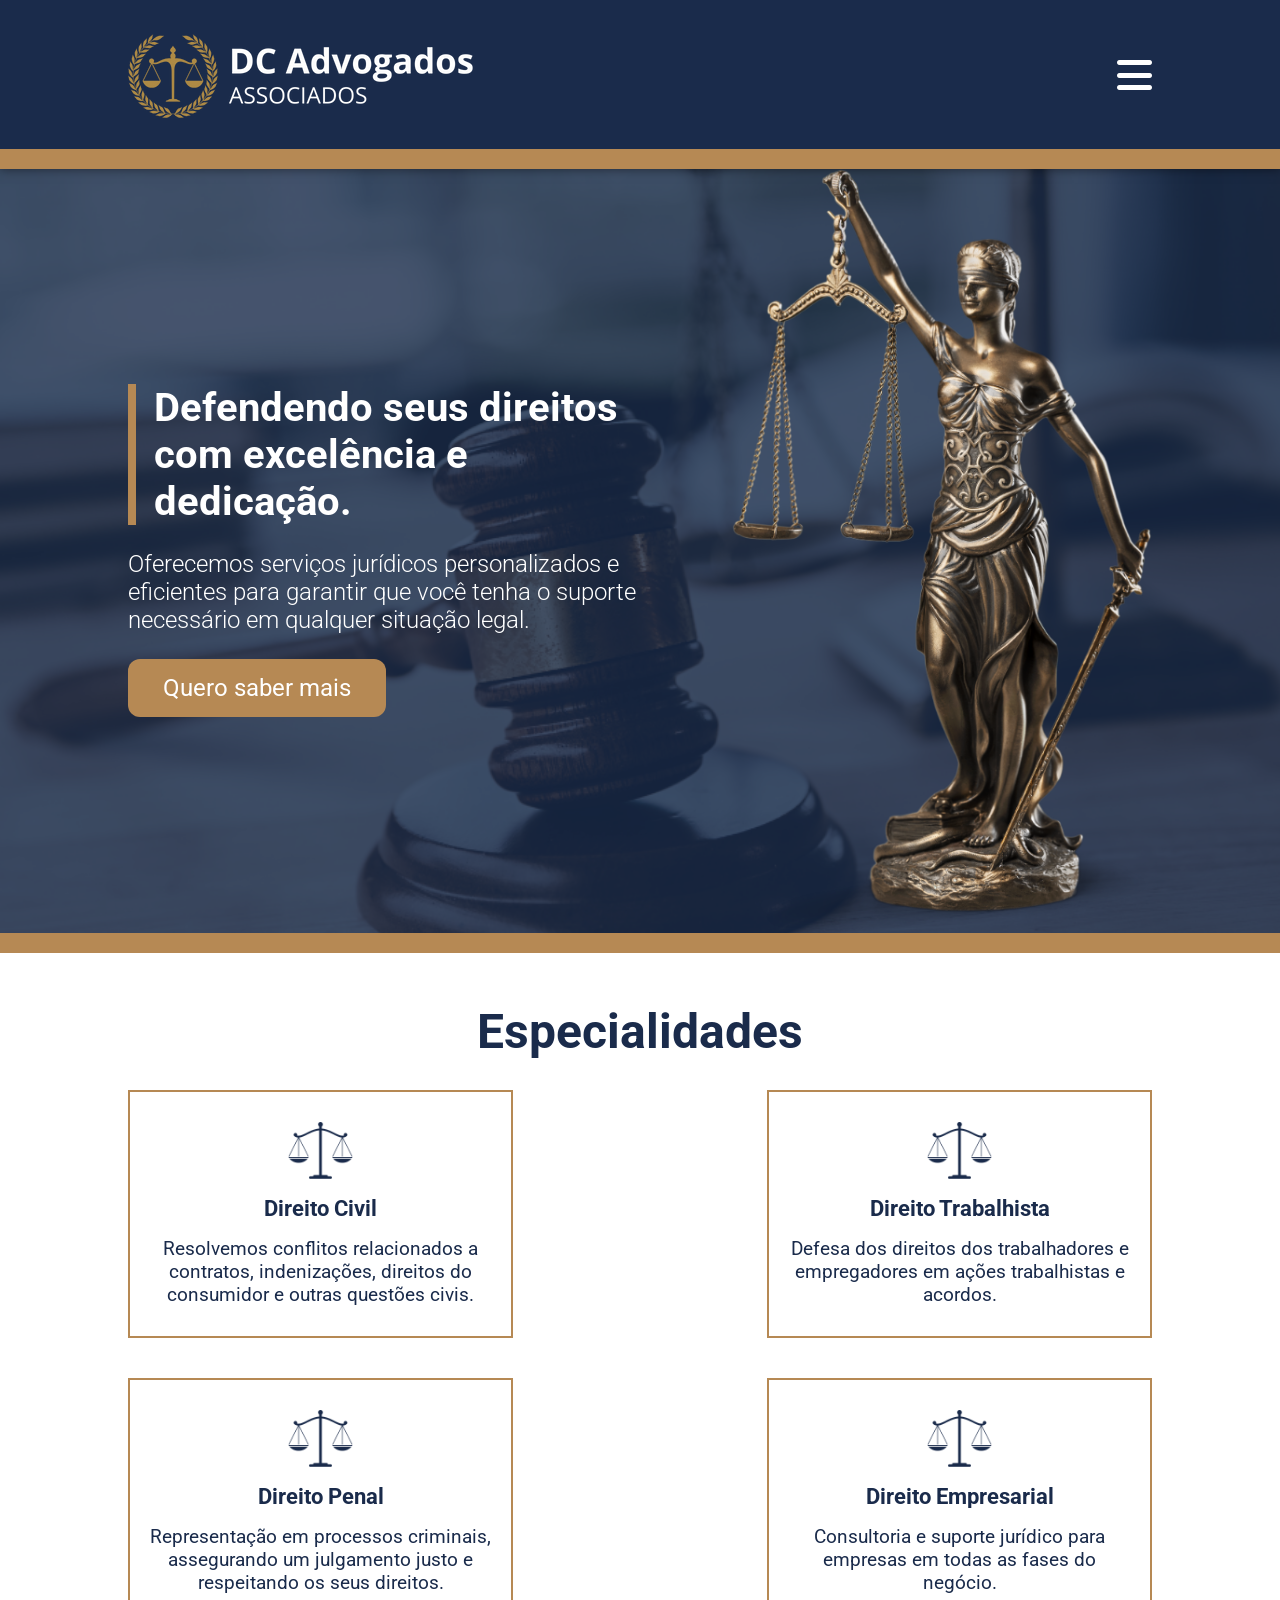
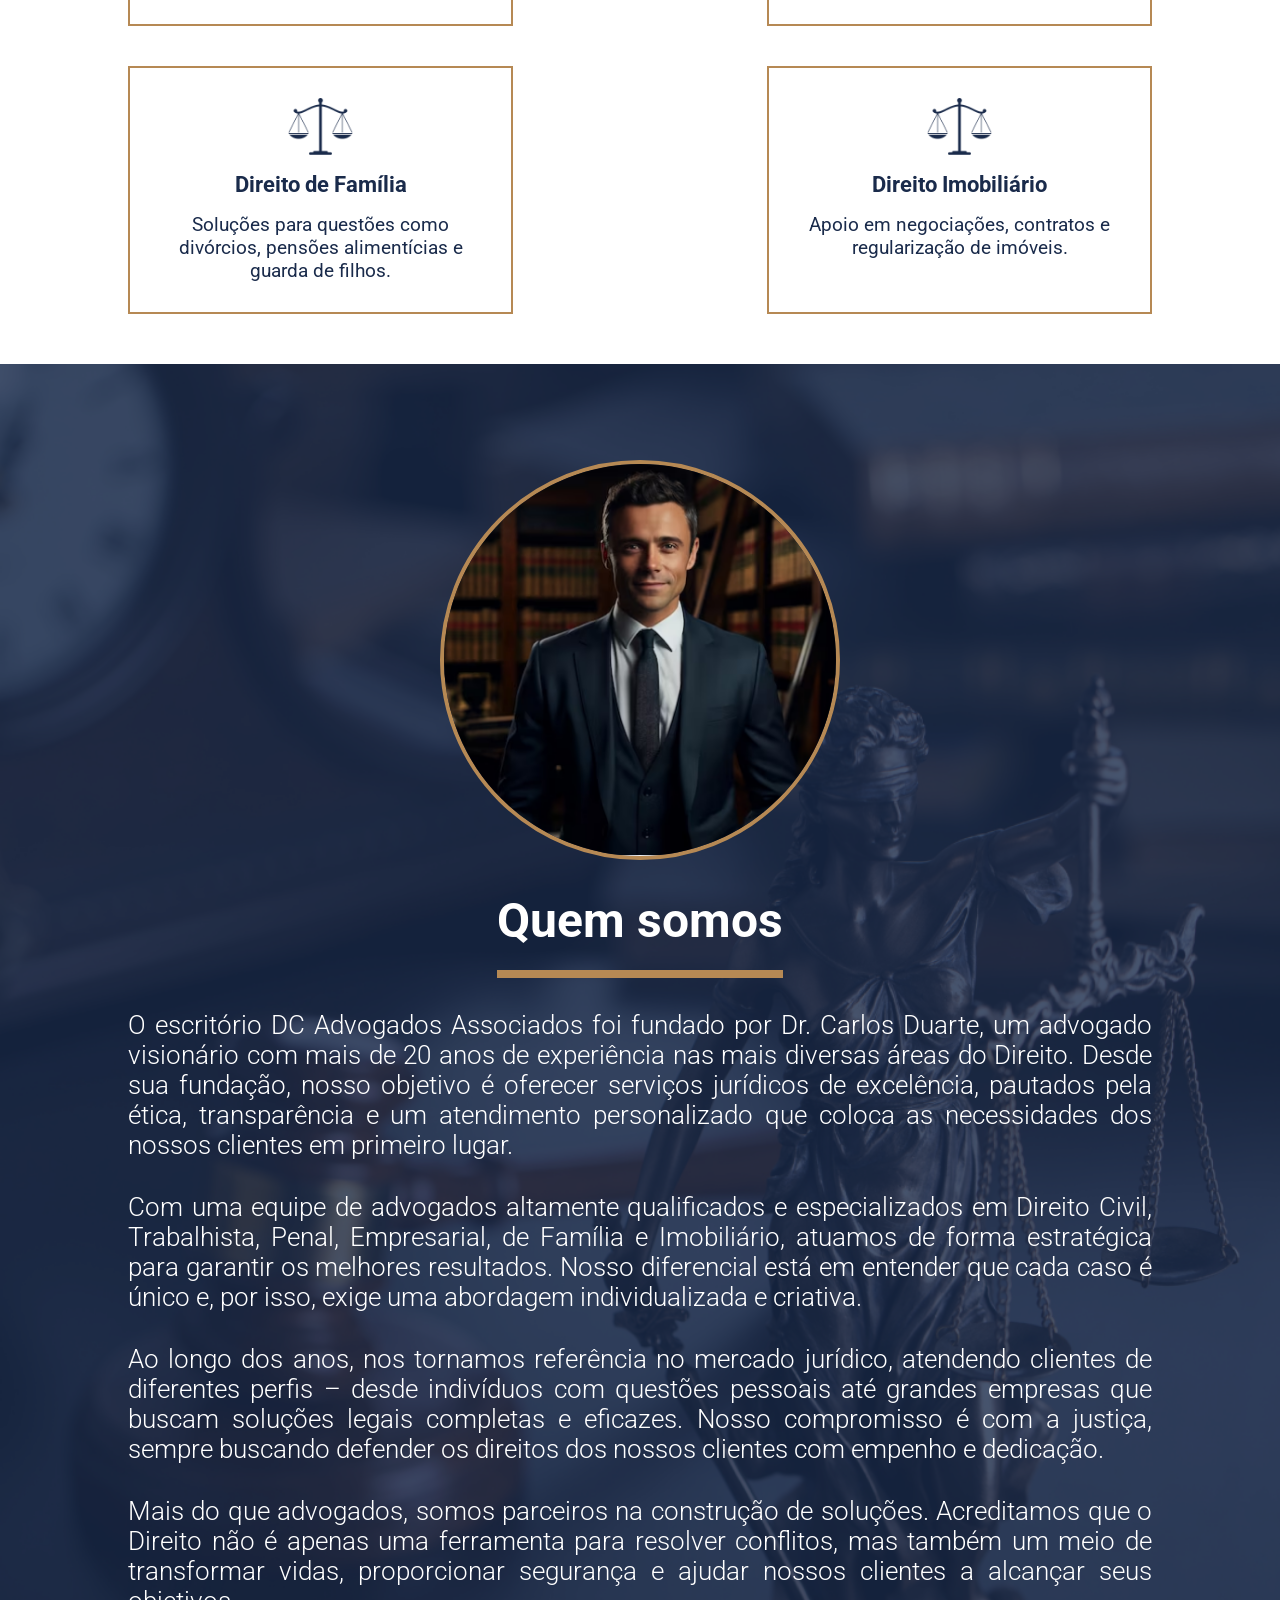
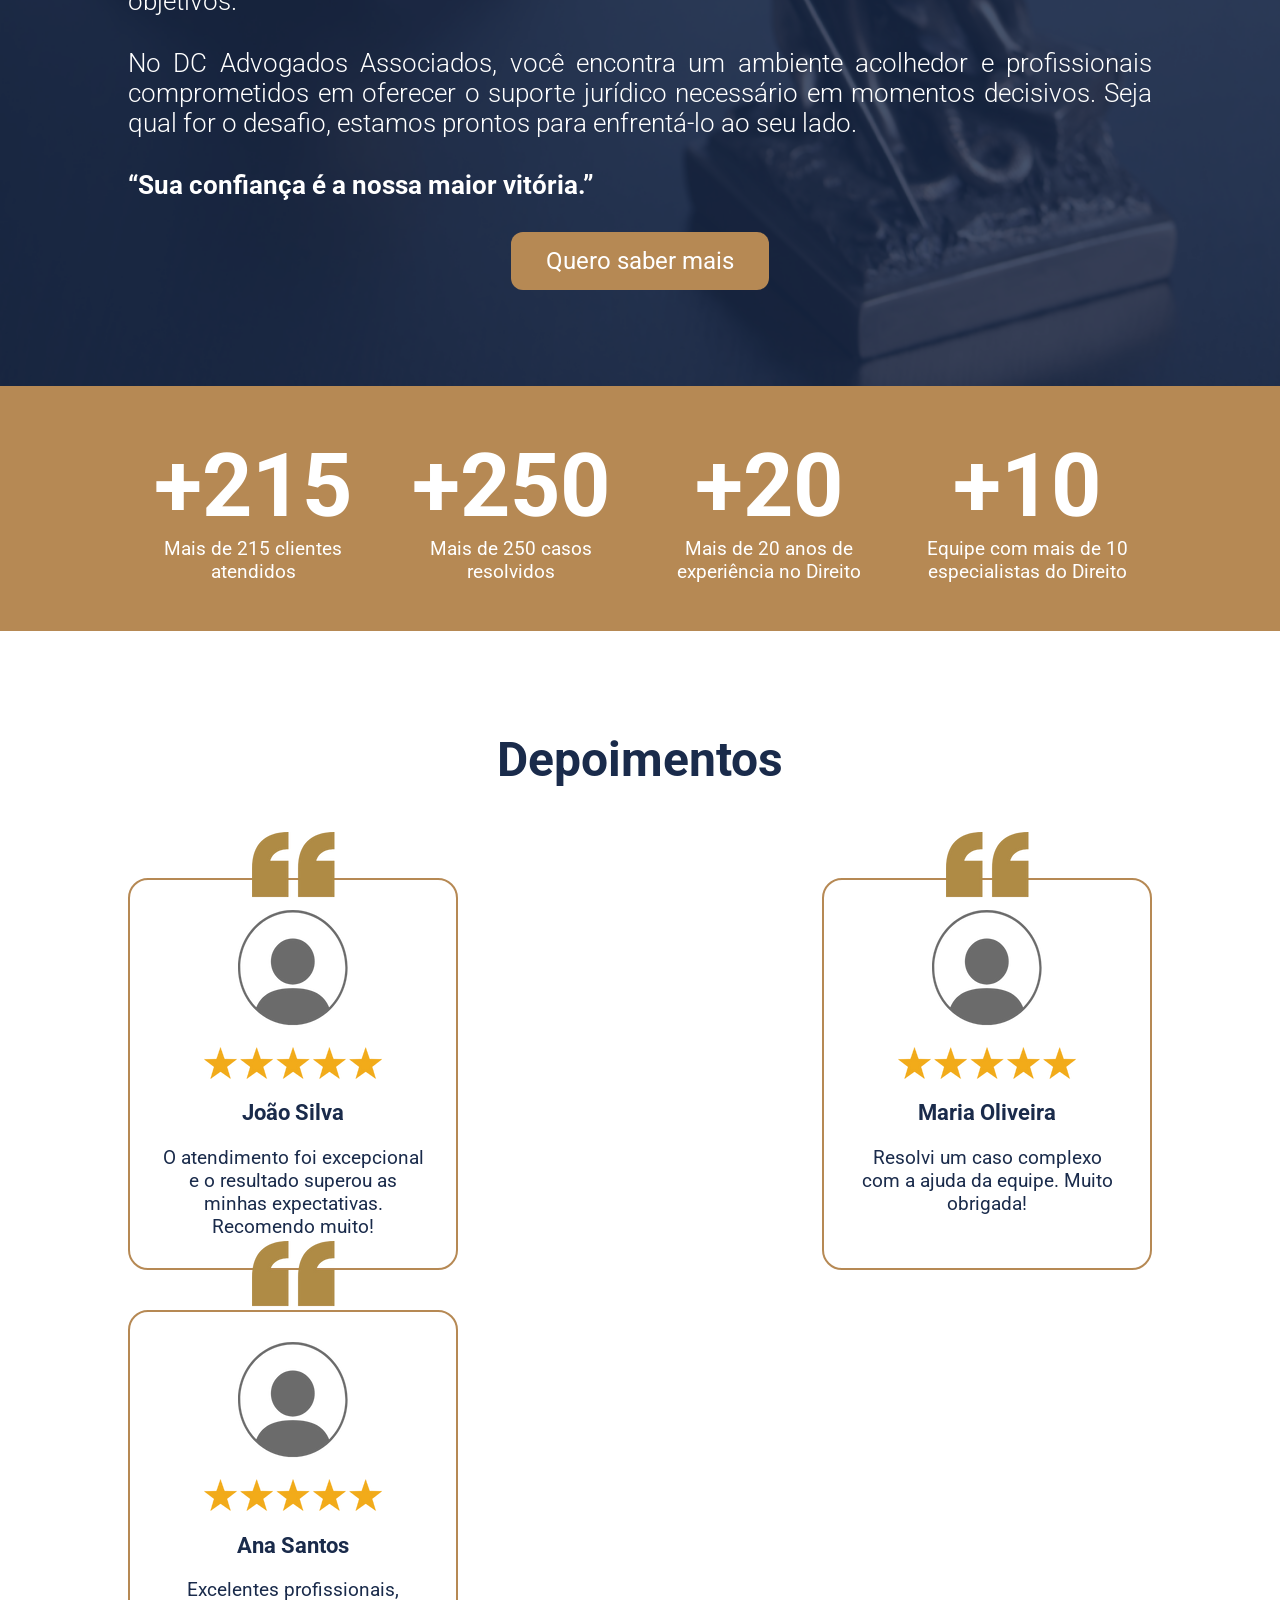
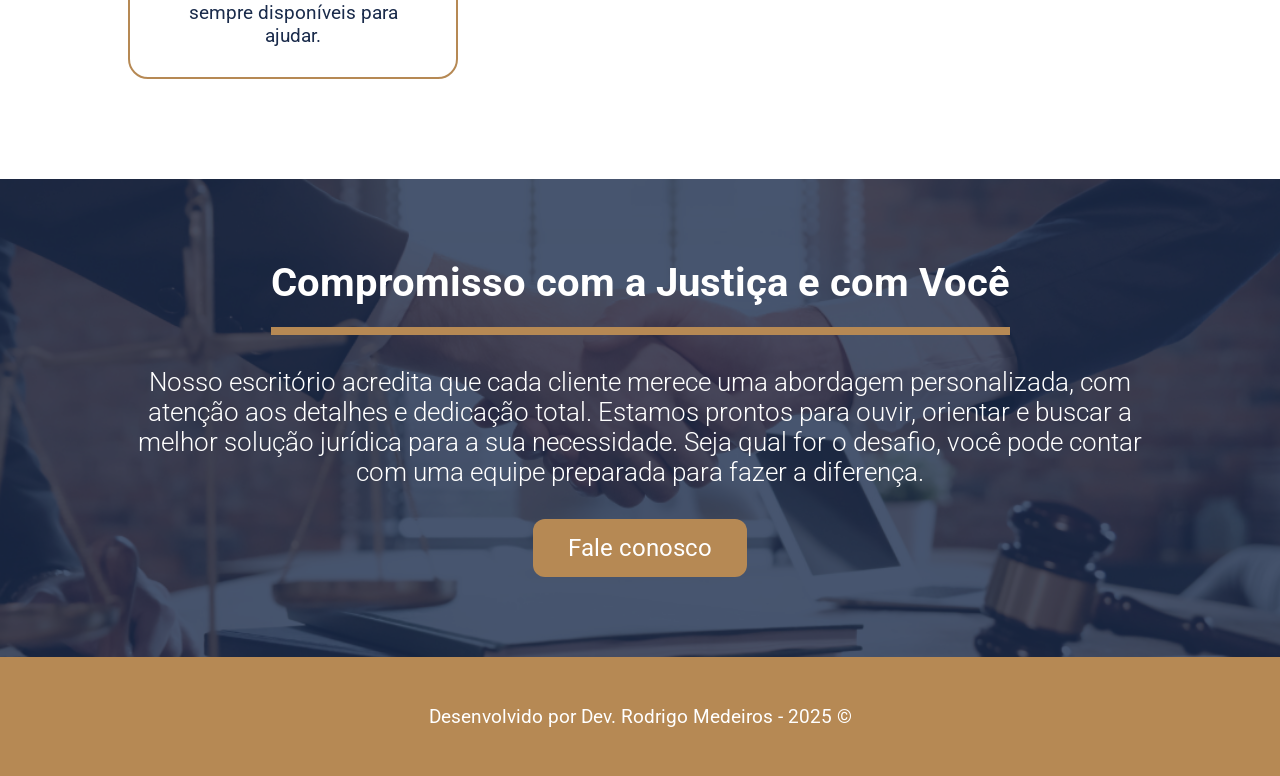
<file: index.html>
<!DOCTYPE html>
<html lang="pt-BR">
  <head>
    <meta charset="UTF-8" />
    <meta name="viewport" content="width=device-width, initial-scale=1.0" />
    <title>DC Advogados Associados</title>
    <link rel="preconnect" href="https://fonts.googleapis.com" />
    <link rel="preconnect" href="https://fonts.gstatic.com" crossorigin />
    <link
      href="https://fonts.googleapis.com/css2?family=Roboto:ital,wght@0,100..900;1,100..900&display=swap"
      rel="stylesheet"
    />
    <link
      rel="stylesheet"
      href="https://cdnjs.cloudflare.com/ajax/libs/font-awesome/6.7.2/css/all.min.css"
    />
    <link rel="stylesheet" href="style.css" />
  </head>
  <body>
    <div class="container-global">
      <!-- header - cabeçalho -->
      <header>
        <div class="header-container">
          <img src="./assets/logo.png" alt="logomarca" />
          <nav>
            <i id="menu" class="fa-solid fa-bars"></i>
            <ul>
              <li><a href="#banner">Inicio</a></li>
              <li><a href="#especialidades">Especialidades</a></li>
              <li><a href="#foto-advogado">Quem somos</a></li>
              <li><a href="#depoimentos">Depoimentos</a></li>
              <li><a href="./pages/contato/index.html">Contato</a></li>
            </ul>
          </nav>
        </div>
      </header>

      <!-- banner -->

      <section class="container-section-banner" id="banner">
        <div class="container-div-banner">
          <div class="container-content-banner">
            <h1 class="title">
              Defendendo seus direitos com excelência e dedicação.
            </h1>
            <p class="description">
              Oferecemos serviços jurídicos personalizados e eficientes para
              garantir que você tenha o suporte necessário em qualquer situação
              legal.
            </p>
            <a href="#" class="btn-whatsapp">Quero saber mais</a>
          </div>
          <img
            id="image-justice"
            src="./assets/justica.png"
            alt="estatua justiça"
          />
        </div>
      </section>

      <!-- Especialidades -->

      <section class="container-section-specialties" id="especialidades">
        <div class="container-div-specialties">
          <h2 id="title-specialties">Especialidades</h2>
          <div class="container-cards-specialties">
            <div class="cards">
              <img src="./assets/balanca.png" alt="balanca" />
              <h3>Direito Civil</h3>
              <p>
                Resolvemos conflitos relacionados a contratos, indenizações,
                direitos do consumidor e outras questões civis.
              </p>
            </div>
            <div class="cards">
              <img src="./assets/balanca.png" alt="balanca" />
              <h3>Direito Trabalhista</h3>
              <p>
                Defesa dos direitos dos trabalhadores e empregadores em ações
                trabalhistas e acordos.
              </p>
            </div>
            <div class="cards">
              <img src="./assets/balanca.png" alt="balanca" />
              <h3>Direito Penal</h3>
              <p>
                Representação em processos criminais, assegurando um julgamento
                justo e respeitando os seus direitos.
              </p>
            </div>
            <div class="cards">
              <img src="./assets/balanca.png" alt="balanca" />
              <h3>Direito Empresarial</h3>
              <p>
                Consultoria e suporte jurídico para empresas em todas as fases
                do negócio.
              </p>
            </div>
            <div class="cards">
              <img src="./assets/balanca.png" alt="balanca" />
              <h3>Direito de Família</h3>
              <p>
                Soluções para questões como divórcios, pensões alimentícias e
                guarda de filhos.
              </p>
            </div>
            <div class="cards">
              <img src="./assets/balanca.png" alt="balanca" />
              <h3>Direito Imobiliário</h3>
              <p>Apoio em negociações, contratos e regularização de imóveis.</p>
            </div>
          </div>
        </div>
      </section>

      <!-- Quem somos -->

      <section class="container-section-about-us">
        <div class="container-div-about-us">
          <img src="assets/advogado.png" alt="advogado" id="foto-advogado" />
          <h2>Quem somos</h2>
          <p>
            O escritório DC Advogados Associados foi fundado por Dr. Carlos
            Duarte, um advogado visionário com mais de 20 anos de experiência
            nas mais diversas áreas do Direito. Desde sua fundação, nosso
            objetivo é oferecer serviços jurídicos de excelência, pautados pela
            ética, transparência e um atendimento personalizado que coloca as
            necessidades dos nossos clientes em primeiro lugar.
          </p>
          <p>
            Com uma equipe de advogados altamente qualificados e especializados
            em Direito Civil, Trabalhista, Penal, Empresarial, de Família e
            Imobiliário, atuamos de forma estratégica para garantir os melhores
            resultados. Nosso diferencial está em entender que cada caso é único
            e, por isso, exige uma abordagem individualizada e criativa.
          </p>
          <p>
            Ao longo dos anos, nos tornamos referência no mercado jurídico,
            atendendo clientes de diferentes perfis – desde indivíduos com
            questões pessoais até grandes empresas que buscam soluções legais
            completas e eficazes. Nosso compromisso é com a justiça, sempre
            buscando defender os direitos dos nossos clientes com empenho e
            dedicação.
          </p>
          <p>
            Mais do que advogados, somos parceiros na construção de soluções.
            Acreditamos que o Direito não é apenas uma ferramenta para resolver
            conflitos, mas também um meio de transformar vidas, proporcionar
            segurança e ajudar nossos clientes a alcançar seus objetivos.
          </p>
          <p>
            No DC Advogados Associados, você encontra um ambiente acolhedor e
            profissionais comprometidos em oferecer o suporte jurídico
            necessário em momentos decisivos. Seja qual for o desafio, estamos
            prontos para enfrentá-lo ao seu lado.
          </p>
          <p id="ultima-frase">“Sua confiança é a nossa maior vitória.”</p>
          <a href="#" class="btn-whatsapp">Quero saber mais</a>
        </div>
      </section>

      <!-- números -->

      <section class="container-section-numbers">
        <div class="container-div-numbers">
          <div class="cards-numbers">
            <h3>+215</h3>
            <p>Mais de 215 clientes atendidos</p>
          </div>

          <div class="cards-numbers">
            <h3>+250</h3>
            <p>Mais de 250 casos resolvidos</p>
          </div>

          <div class="cards-numbers">
            <h3>+20</h3>
            <p>Mais de 20 anos de experiência no Direito</p>
          </div>

          <div class="cards-numbers">
            <h3>+10</h3>
            <p>Equipe com mais de 10 especialistas do Direito</p>
          </div>
        </div>
      </section>

      <!-- Depoimentos -->

      <section class="container-section-testimonials" id="depoimentos">
        <div class="container-div-testimonials">
          <h2>Depoimentos</h2>
          <div class="container-cards-testimonials">
            <div class="card-testimonials">
              <img src="assets/aspas.png" alt="aspas" class="aspas" />
              <img src="assets/usuario.png" alt="usuário" />
              <img src="assets/estrelas.png" alt="estrelas" />
              <h3>João Silva</h3>
              <p>
                O atendimento foi excepcional e o resultado superou as minhas
                expectativas. Recomendo muito!
              </p>
            </div>

            <div class="card-testimonials">
              <img src="assets/aspas.png" alt="aspas" class="aspas" />
              <img src="assets/usuario.png" alt="usuário" />
              <img src="assets/estrelas.png" alt="estrelas" />
              <h3>Maria Oliveira</h3>
              <p>
                Resolvi um caso complexo com a ajuda da equipe. Muito obrigada!
              </p>
            </div>

            <div class="card-testimonials">
              <img src="assets/aspas.png" alt="aspas" class="aspas" />
              <img src="assets/usuario.png" alt="usuário" />
              <img src="assets/estrelas.png" alt="estrelas" />
              <h3>Ana Santos</h3>
              <p>Excelentes profissionais, sempre disponíveis para ajudar.</p>
            </div>
          </div>
        </div>
      </section>

      <!-- Ultimo banner -->

      <section class="container-section-last-banner">
        <div class="container-div-last-banner">
          <h2>Compromisso com a Justiça e com Você</h2>
          <p>
            Nosso escritório acredita que cada cliente merece uma abordagem
            personalizada, com atenção aos detalhes e dedicação total. Estamos
            prontos para ouvir, orientar e buscar a melhor solução jurídica para
            a sua necessidade. Seja qual for o desafio, você pode contar com uma
            equipe preparada para fazer a diferença.
          </p>
          <a href="#" class="btn-whatsapp">Fale conosco</a>
        </div>
      </section>

      <!-- Footer - rodapé -->

      <footer>
        <p>Desenvolvido por Dev. Rodrigo Medeiros - 2025 ©</p>
      </footer>
    </div>
  </body>
</html>
</file>
<file: style.css>
* {
  margin: 0;
  padding: 0;
  box-sizing: border-box;
}

body {
  font-family: "Roboto", sans-serif;
}

html {
  scroll-behavior: smooth;
}

/* header */

#menu {
  display: none;
}

header {
  background-color: #1a2b4b;
  display: flex;
  justify-content: center;
  padding: 30px 0px;
  border-bottom: 20px solid #b68954;
  position: fixed;
  width: 100%;
  z-index: 99;
  top: 0;
  right: 0;
  left: 0;
  box-shadow: 0 0 10px rgba(0, 0, 0, 0.5);
}

nav ul li a {
  color: white;
  text-decoration: none;
  font-size: 20px;
  font-weight: bold;
}

nav ul li a:hover {
  color: #b68954;
  border-top: 5px solid #b68954;
  border-bottom: 5px solid #b68954;
  padding: 8px 0px;
  transition: 0.4s ease;
}

nav ul {
  display: flex;
  gap: 30px;
  list-style: none;
}

.header-container {
  display: flex;
  flex-direction: row;
  justify-content: space-between;
  align-items: center;
  width: 80%;
}

/* banner */

.container-section-banner {
  background-image: url("./assets/banner1.png");
  display: flex;
  background-size: cover;
  justify-content: center;
  position: relative;
  border-bottom: 20px solid #b68954;
  padding-top: 169px;
}

.container-section-banner::before {
  content: "";
  width: 100%;
  height: 100%;
  background-color: rgba(26, 43, 75, 0.8);
  position: absolute;
  top: 0;
  left: 0;
  bottom: 0;
  right: 0;
}

.container-div-banner {
  display: flex;
  flex-direction: row;
  justify-content: space-between;
  align-items: center;
  width: 80%;
  z-index: 1;
}

.container-content-banner {
  display: flex;
  flex-direction: column;
  gap: 25px;
  width: 50%;
}

#image-justice {
  width: 420px;
}

.title {
  color: white;
  font-size: 40px;
  border-left: 8px solid #b68954;
  padding-left: 18px;
  font-weight: bold;
}

.description {
  font-size: 24px;
  color: white;
  font-weight: 300;
}

.btn-whatsapp {
  text-decoration: none;
  color: white;
  font-size: 24px;
  background-color: #b68954;
  padding: 15px 35px;
  border-radius: 12px;
  width: fit-content;
}

.btn-whatsapp:hover {
  background-color: #c5a179;
}

/* especialidades */

.container-section-specialties {
  display: flex;
  justify-content: center;
  scroll-margin-top: 150px;
}

.container-div-specialties {
  width: 80%;
  display: flex;
  flex-direction: column;
  align-items: center;
  padding: 50px 0;
  gap: 30px;
}

#title-specialties {
  font-size: 3rem;
  color: #1a2b4b;
}

.container-cards-specialties {
  display: flex;
  flex-wrap: wrap;
  justify-content: space-between;
  gap: 40px;
}

.cards {
  width: 385px;
  border: 2px solid #b68954;
  display: flex;
  flex-direction: column;
  align-items: center;
  padding: 30px 20px;
  gap: 1rem;
}

.cards img {
  width: 65px;
}

.cards h3 {
  font-size: 1.4rem;
  color: #1a2b4b;
}

.cards p {
  text-align: center;
  font-size: 1.2rem;
  color: #1a2b4b;
}

/* Quem somos */

.container-section-about-us {
  background-image: url("./assets/banner-sobre-mim.png");
  display: flex;
  justify-content: center;
  padding: 6rem 0;
  background-size: cover;
  position: relative;
}

.container-section-about-us::before {
  content: "";
  width: 100%;
  height: 100%;
  background-color: rgba(26, 43, 75, 0.8);
  position: absolute;
  top: 0;
  left: 0;
  bottom: 0;
  right: 0;
}

.container-div-about-us {
  width: 80%;
  display: flex;
  flex-direction: column;
  align-items: center;
  gap: 2rem;
  z-index: 1;
}

.container-div-about-us img {
  width: 400px;
  height: 400px;
  border-radius: 100%;
  object-fit: cover;
  border: 4px solid #b68954;
  scroll-margin-top: 200px;
}

.container-div-about-us h2 {
  font-size: 3rem;
  color: white;
  border-bottom: 8px solid #b68954;
  padding-bottom: 1.3rem;
}

.container-div-about-us p {
  font-size: 1.6rem;
  color: white;
  text-align: justify;
  font-weight: 300;
}

#ultima-frase {
  width: 100%;
  font-weight: bold;
}

/* números */

.container-section-numbers {
  background-color: #b68954;
  display: flex;
  justify-content: center;
  padding: 3rem 0;
}

.container-div-numbers {
  width: 80%;
  display: flex;
  justify-content: space-between;
  flex-wrap: wrap;
}

.cards-numbers {
  text-align: center;
  width: 250px;
}

.cards-numbers h3 {
  font-size: 5.5rem;
  color: white;
}

.cards-numbers p {
  font-size: 1.2rem;
  color: white;
}

/* Depoimentos */

.container-section-testimonials {
  display: flex;
  justify-content: center;
  padding: 6.25rem 0;
  scroll-margin-top: 150px;
}

.container-div-testimonials {
  width: 80%;
  display: flex;
  flex-direction: column;
  align-items: center;
  gap: 40px;
}

.container-div-testimonials h2 {
  font-size: 3rem;
  color: #1a2b4b;
  margin-bottom: 50px;
}

.container-cards-testimonials {
  width: 100%;
  display: flex;
  justify-content: space-between;
  flex-wrap: wrap;
  gap: 40px;
  position: relative;
}

.card-testimonials {
  border: 2px solid #b68954;
  display: flex;
  flex-direction: column;
  align-items: center;
  width: 330px;
  gap: 1.3rem;
  padding: 30px;
  text-align: center;
  border-radius: 20px;
  position: relative;
}

.card-testimonials h3 {
  font-size: 1.4rem;
  color: #1a2b4b;
}

.card-testimonials p {
  font-size: 1.2rem;
  color: #1a2b4b;
}

.aspas {
  position: absolute;
  bottom: 370px;
}

/* ultimo banner */

.container-section-last-banner {
  background-image: url(./assets/banner-aperto-maos.png);
  background-size: cover;
  color: white;
  display: flex;
  justify-content: center;
  padding: 5rem 0;
  position: relative;
}

.container-section-last-banner:before {
  content: "";
  width: 100%;
  height: 100%;
  background-color: rgba(26, 43, 75, 0.8);
  position: absolute;
  top: 0;
  left: 0;
  bottom: 0;
  right: 0;
}

.container-div-last-banner {
  width: 80%;
  display: flex;
  flex-direction: column;
  align-items: center;
  gap: 2rem;
  z-index: 1;
}

.container-div-last-banner h2 {
  font-size: 2.5rem;
  font-weight: bold;
  border-bottom: 8px solid #b68954;
  padding-bottom: 1.3rem;
}

.container-div-last-banner p {
  text-align: center;
  font-size: 1.6rem;
  font-weight: 300;
}

/* footer */

footer {
  background-color: #b68954;
  color: white;
  padding: 3rem 0;
}

footer p {
  text-align: center;
  font-size: 1.2rem;
}

@media (max-width: 1300px) {
  nav ul {
    display: none;
  }

  #menu {
    display: block;
    color: white;
    font-size: 2.5rem;
  }

  #menu:hover {
    cursor: pointer;
    color: #b68954;
  }
}

@media (max-width: 768px) {
  .header-container img {
    width: 240px;
  }

  .container-section-banner {
    padding: 4rem 0;
    margin-top: 139px;
  }

  .container-content-banner {
    width: 100%;
  }

  #image-justice {
    display: none;
  }

  .container-cards-specialties {
    justify-content: center;
  }

  .container-cards-testimonials {
    justify-content: center;
  }

  .container-div-last-banner h2 {
    text-align: center;
  }
}

@media (max-width: 625px) {
  .container-div-numbers {
    justify-content: center;
  }
}
</file>
